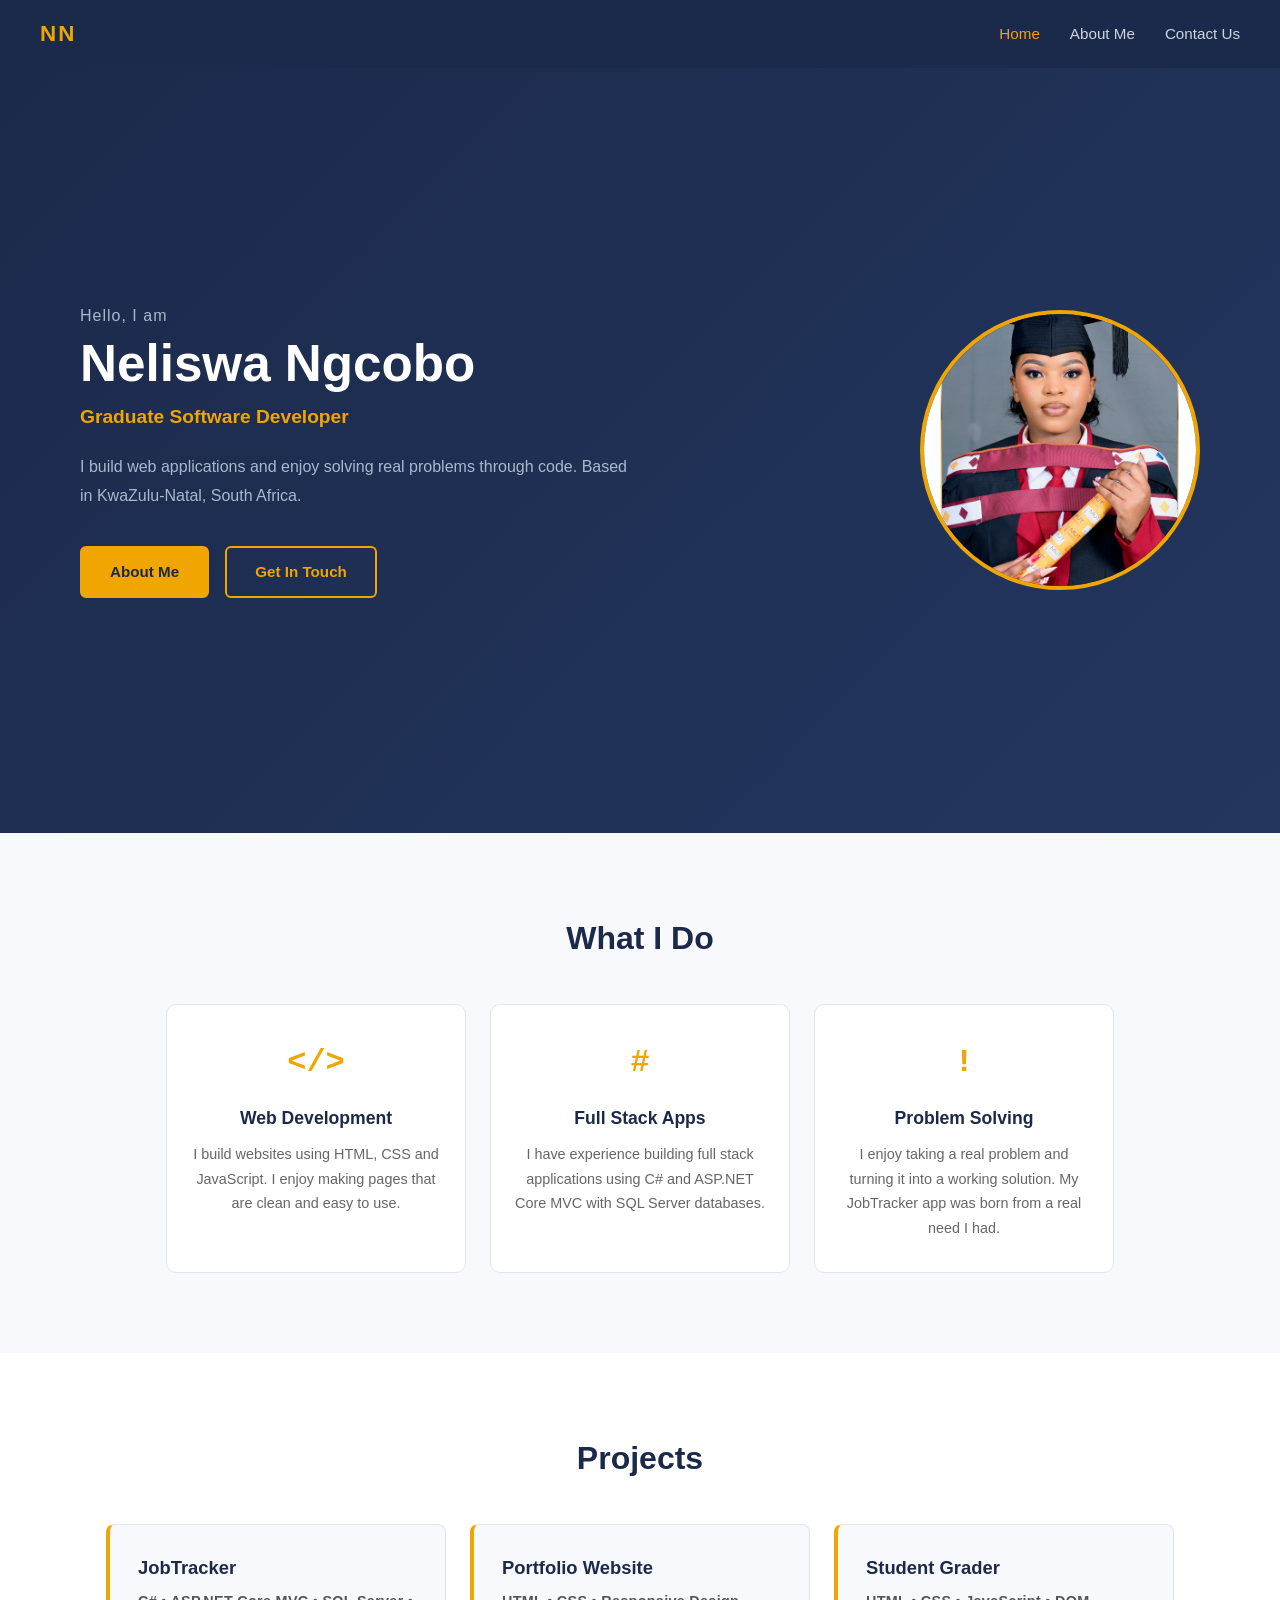
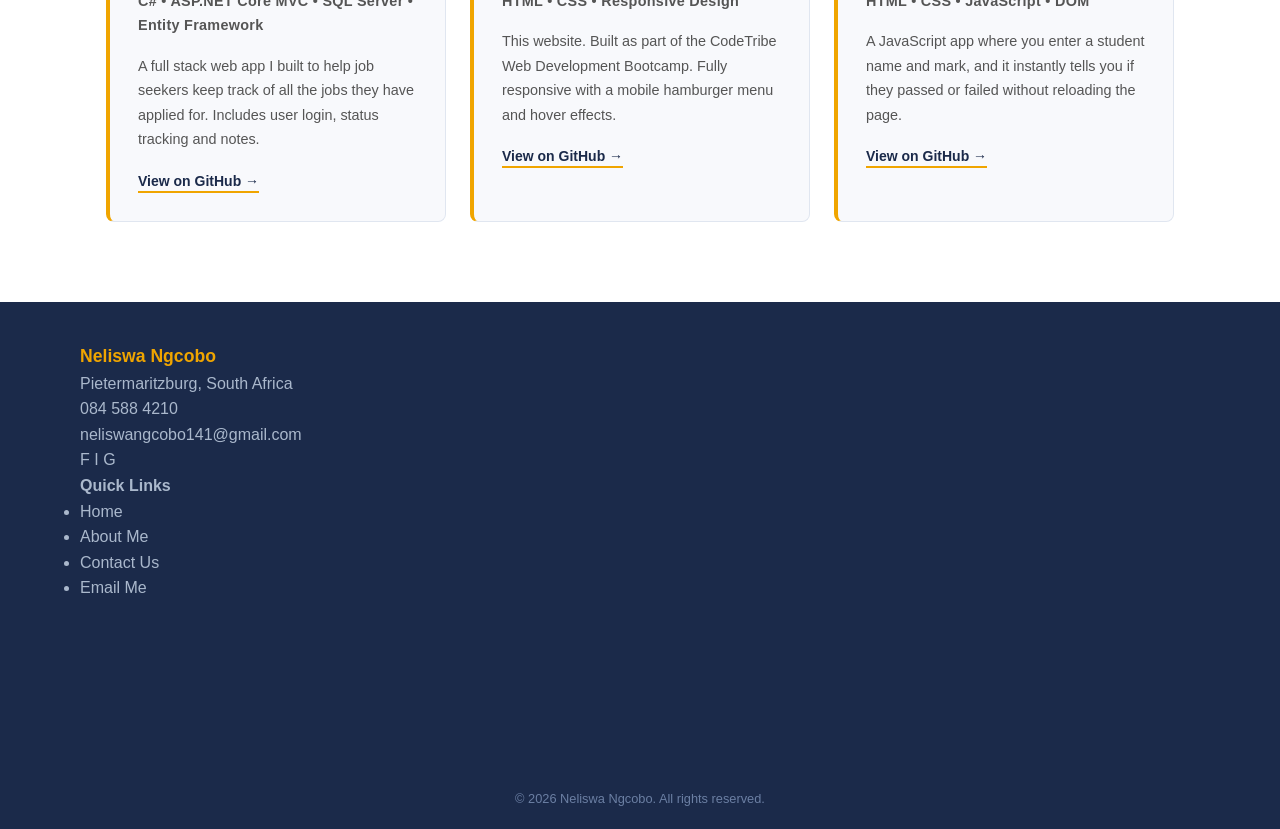
<file: index.html>
<!DOCTYPE html>
<html lang="en">
<head>
    <meta charset="UTF-8">
    <meta name="viewport" content="width=device-width, initial-scale=1.0">
    <title>Neliswa Ngcobo | Portfolio</title>
    <link rel="stylesheet" href="style.css">
</head>
<body>

    <!-- NAVIGATION -->
    <nav class="navbar">
        <div class="nav-logo">NN</div>
        <input type="checkbox" id="nav-toggle" class="nav-toggle">
        <label for="nav-toggle" class="hamburger">
            <span></span>
            <span></span>
            <span></span>
        </label>
        <ul class="nav-links">
            <li><a href="index.html" class="active">Home</a></li>
            <li><a href="about.html">About Me</a></li>
            <li><a href="contact.html">Contact Us</a></li>
        </ul>
    </nav>

    <!-- HERO -->
    <section class="hero">
        <div class="hero-content">
            <p class="greeting">Hello, I am</p>
            <h1 class="hero-name">Neliswa Ngcobo</h1>
            <p class="hero-role">Graduate Software Developer</p>
            <p class="hero-desc">
                I build web applications and enjoy solving real problems through code.
                Based in KwaZulu-Natal, South Africa.
            </p>
            <div class="hero-buttons">
                <a href="about.html" class="btn btn-primary">About Me</a>
                <a href="contact.html" class="btn btn-outline">Get In Touch</a>
            </div>
        </div>
        <div class="hero-image">
            <div class="image-circle">
    <img src="photo.jpeg" alt="Neliswa Ngcobo">
</div>
        </div>
    </section>

    <!-- WHAT I DO -->
    <section class="what-i-do">
        <h2 class="section-heading">What I Do</h2>
        <div class="cards">
            <div class="card">
                <div class="card-icon">&lt;/&gt;</div>
                <h3>Web Development</h3>
                <p>I build websites using HTML, CSS and JavaScript. I enjoy making pages that are clean and easy to use.</p>
            </div>
            <div class="card">
                <div class="card-icon">#</div>
                <h3>Full Stack Apps</h3>
                <p>I have experience building full stack applications using C# and ASP.NET Core MVC with SQL Server databases.</p>
            </div>
            <div class="card">
                <div class="card-icon">!</div>
                <h3>Problem Solving</h3>
                <p>I enjoy taking a real problem and turning it into a working solution. My JobTracker app was born from a real need I had.</p>
            </div>
        </div>
    </section>

    <!-- PROJECTS -->
    <section class="projects">
        <h2 class="section-heading">Projects</h2>
        <div class="project-cards">
            <div class="project-card">
                <h3>JobTracker</h3>
                <p class="project-tech">C# &bull; ASP.NET Core MVC &bull; SQL Server &bull; Entity Framework</p>
                <p>A full stack web app I built to help job seekers keep track of all the jobs they have applied for. Includes user login, status tracking and notes.</p>
                <a href="https://github.com/Neliswa084/JobTracker" target="_blank" class="project-link">View on GitHub &rarr;</a>
            </div>
            <div class="project-card">
                <h3>Portfolio Website</h3>
                <p class="project-tech">HTML &bull; CSS &bull; Responsive Design</p>
                <p>This website. Built as part of the CodeTribe Web Development Bootcamp. Fully responsive with a mobile hamburger menu and hover effects.</p>
                <a href="https://github.com/Neliswa084" target="_blank" class="project-link">View on GitHub &rarr;</a>
            </div>
            <div class="project-card">
                <h3>Student Grader</h3>
                <p class="project-tech">HTML &bull; CSS &bull; JavaScript &bull; DOM</p>
                <p>A JavaScript app where you enter a student name and mark, and it instantly tells you if they passed or failed without reloading the page.</p>
                <a href="https://github.com/Neliswa084" target="_blank" class="project-link">View on GitHub &rarr;</a>
            </div>
        </div>
    </section>

    <!-- FOOTER -->
    <footer class="footer">
        <div class="footer-grid">
            <div class="footer-col">
                <p class="footer-name">Neliswa Ngcobo</p>
                <p class="footer-address">Pietermaritzburg, South Africa</p>
                <p class="footer-phone">084 588 4210</p>
                <p class="footer-email">neliswangcobo141@gmail.com</p>
                <div class="social-icons">
                    <a href="https://www.facebook.com/neliswa.ngcobo" target="_blank" class="social-icon" title="Facebook">F</a>
                    <a href="https://www.instagram.com/neliswa_ngcobo_141" target="_blank" class="social-icon" title="Instagram">I</a>
                    <a href="https://github.com/Neliswa084" target="_blank" class="social-icon" title="GitHub">G</a>
                </div>
            </div>
            <div class="footer-col">
                <h4 class="footer-heading">Quick Links</h4>
                <ul class="footer-links">
                    <li><a href="index.html">Home</a></li>
                    <li><a href="about.html">About Me</a></li>
                    <li><a href="contact.html">Contact Us</a></li>
                    <li><a href="mailto:neliswangcobo141@gmail.com">Email Me</a></li>
                </ul>
            </div>
            <div class="footer-col">
                <iframe
                    src="https://www.google.com/maps?q=Pietermaritzburg,+KwaZulu-Natal,+South+Africa&output=embed"
                    width="100%"
                    height="180"
                    style="border:0; border-radius:6px;"
                    allowfullscreen=""
                    loading="lazy"
                    title="Pietermaritzburg Map">
                </iframe>
            </div>
        </div>
        <p class="footer-copy">&copy; 2026 Neliswa Ngcobo. All rights reserved.</p>
    </footer>

</body>
</html>
</file>
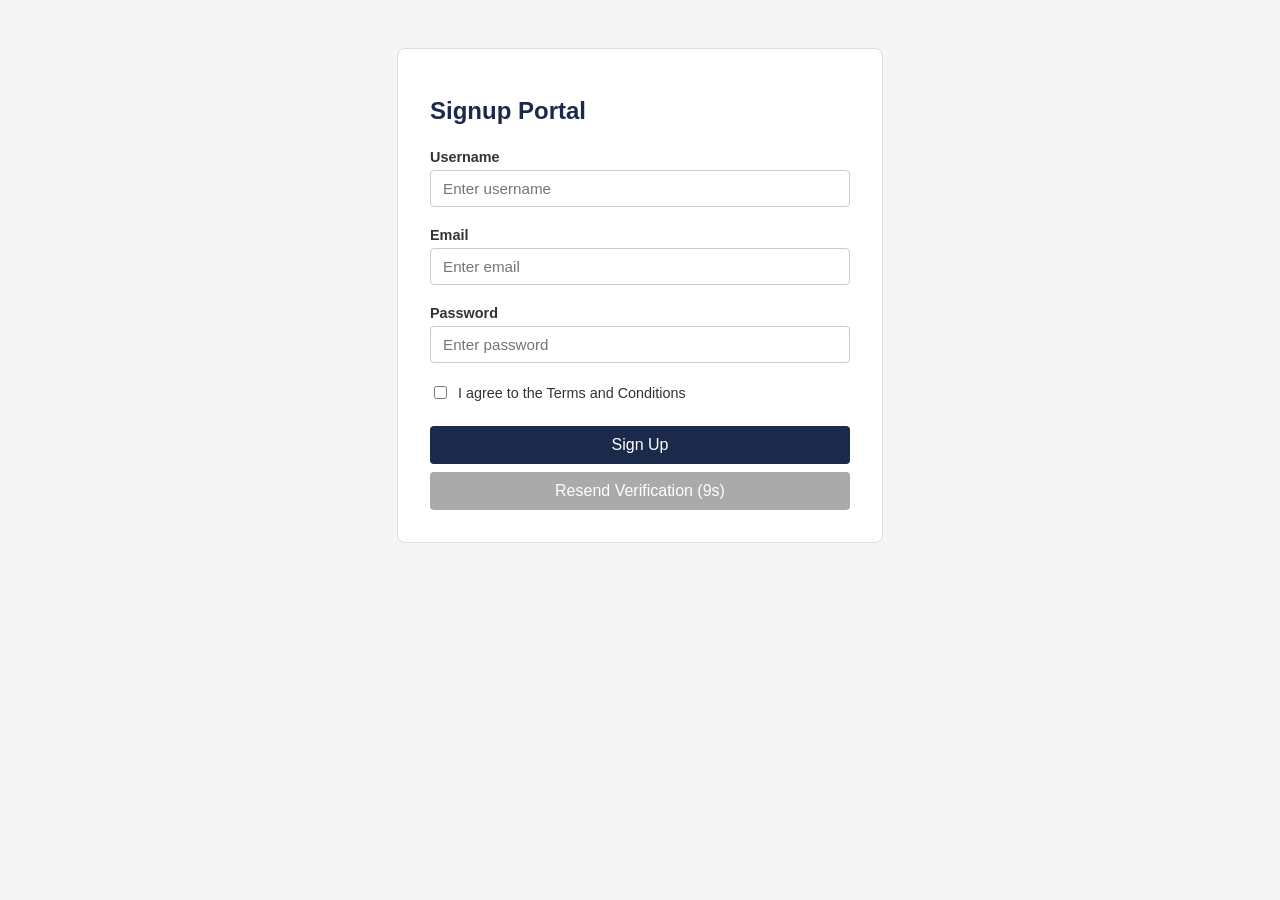
<file: SignupPortal/index.html>
<!DOCTYPE html>
<html lang="en">
<head>
    <meta charset="UTF-8" />
    <meta name="viewport" content="width=device-width, initial-scale=1.0" />
    <title>Signup Portal</title>
    <link rel="stylesheet" href="style.css" />
</head>
<body>

    <div class="container">
        <h1>Signup Portal</h1>

        <form id="signupForm">

            <div class="form-group">
                <label for="username">Username</label>
                <input type="text" id="username" placeholder="Enter username" />
                <span class="error" id="usernameError"></span>
            </div>

            <div class="form-group">
                <label for="email">Email</label>
                <input type="text" id="email" placeholder="Enter email" />
                <span class="error" id="emailError"></span>
            </div>

            <div class="form-group">
                <label for="password">Password</label>
                <input type="password" id="password" placeholder="Enter password" />
                <span class="error" id="passwordError"></span>
            </div>

            <div class="form-group checkbox-group">
                <input type="checkbox" id="terms" />
                <label for="terms">I agree to the Terms and Conditions</label>
                <span class="error" id="termsError"></span>
            </div>

            <button type="submit">Sign Up</button>

            <button type="button" id="resendBtn" disabled>
                Resend Verification (10s)
            </button>

        </form>
    </div>

    <script src="validation.js"></script>
    <script src="async.js"></script>
</body>
</html>
</file>
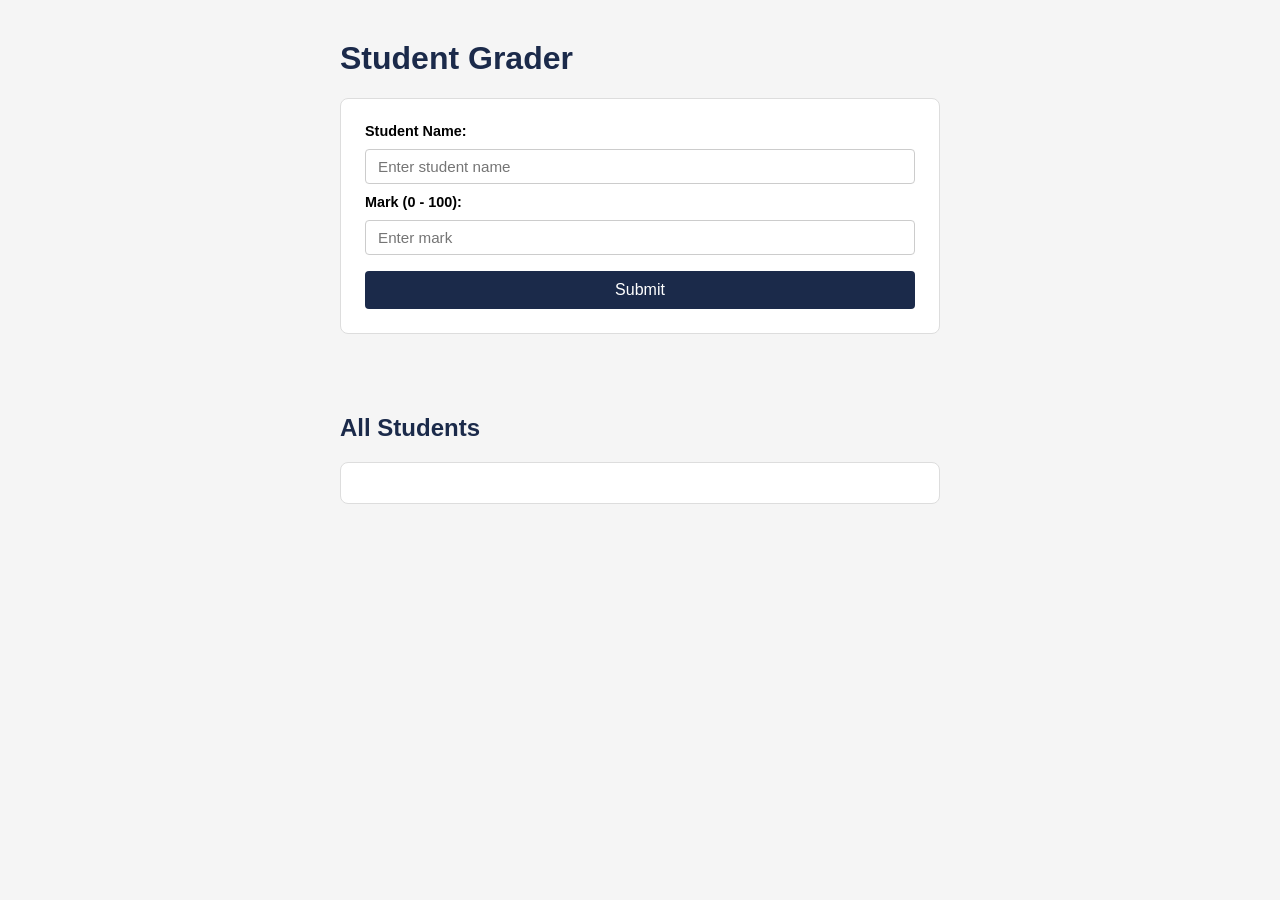
<file: StudentGrader/index.html>
<!DOCTYPE html>
<html lang="en">
<head>
    <meta charset="UTF-8" />
    <meta name="viewport" content="width=device-width, initial-scale=1.0" />
    <title>Student Grader</title>
    <link rel="stylesheet" href="style.css" />
</head>
<body>

    <h1>Student Grader</h1>

    <div class="form-section">
        <label for="studentName">Student Name:</label>
        <input type="text" id="studentName" placeholder="Enter student name" />

        <label for="studentMark">Mark (0 - 100):</label>
        <input type="number" id="studentMark" placeholder="Enter mark" min="0" max="100" />

        <button onclick="gradeStudent()">Submit</button>
    </div>

    <div id="resultArea" class="result-area"></div>

    <h2>All Students</h2>
    <ul id="studentList"></ul>

    <script src="script.js"></script>
</body>
</html>
</file>
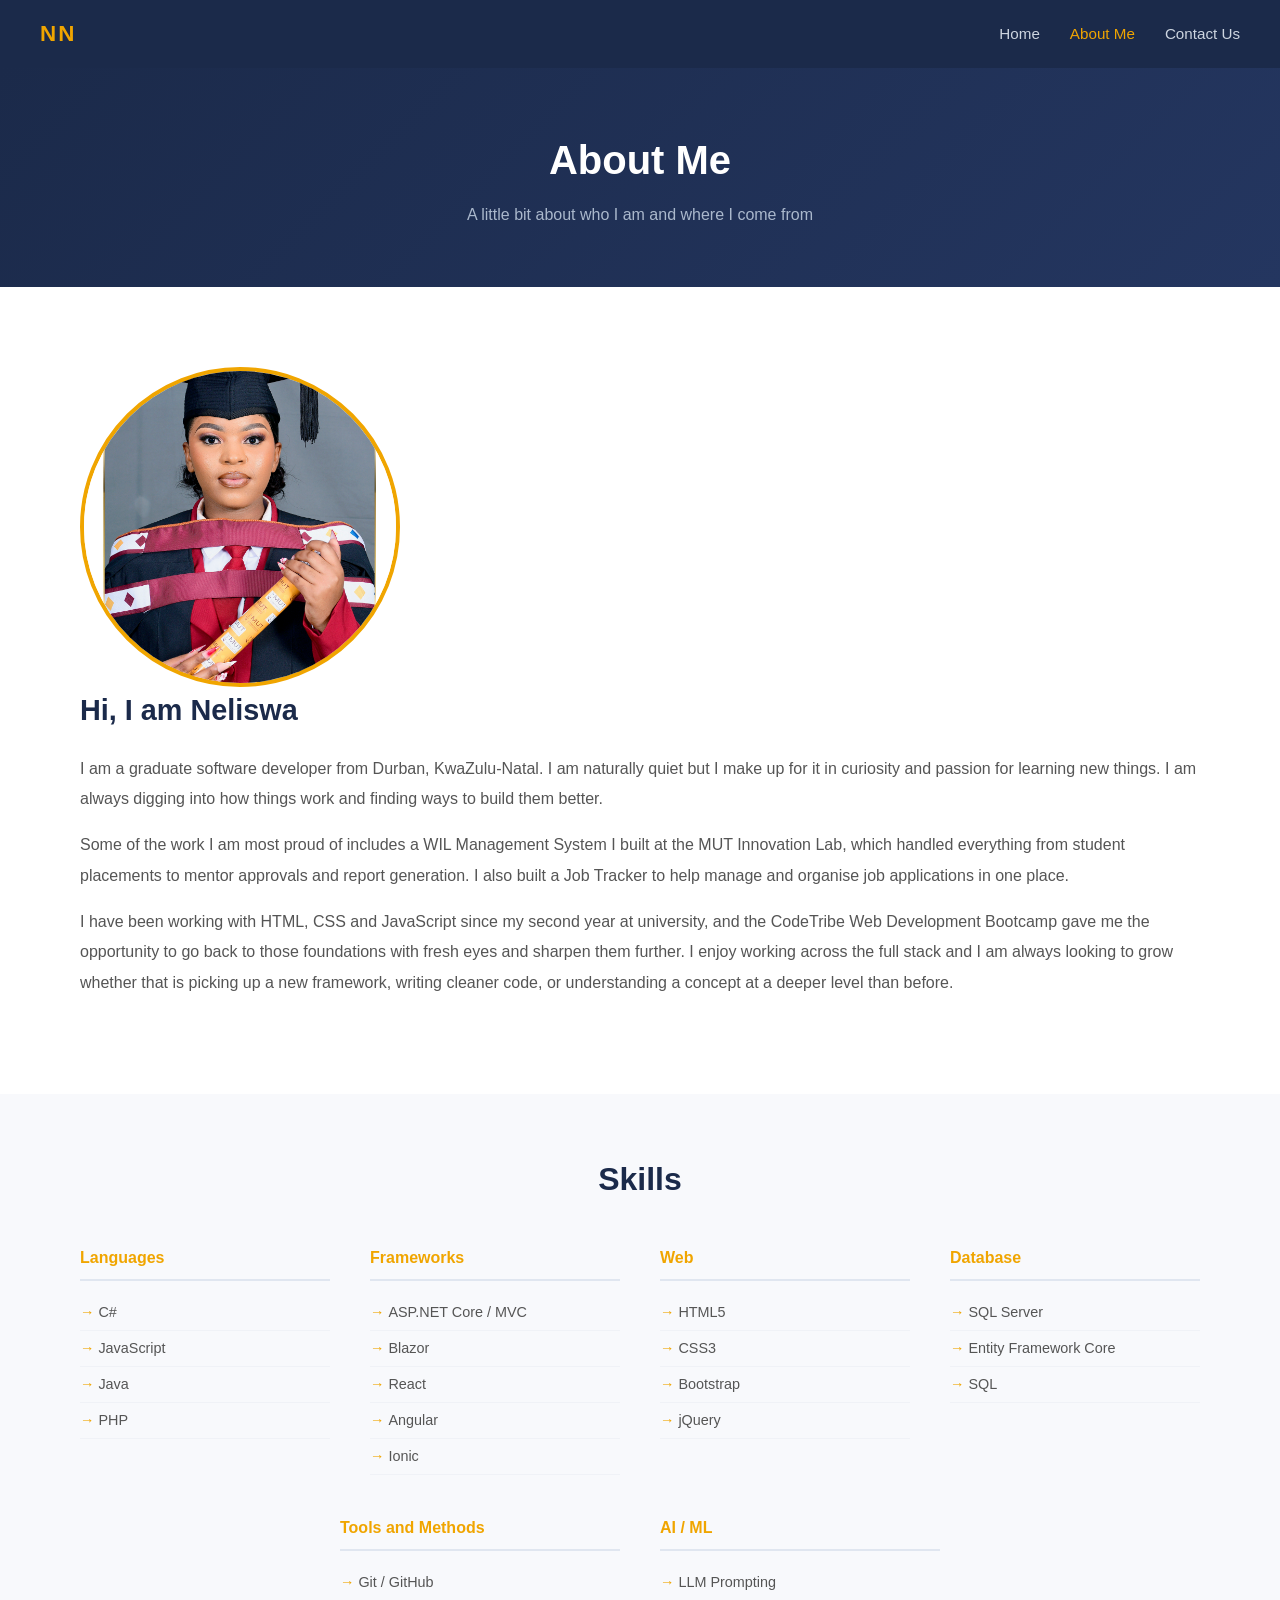
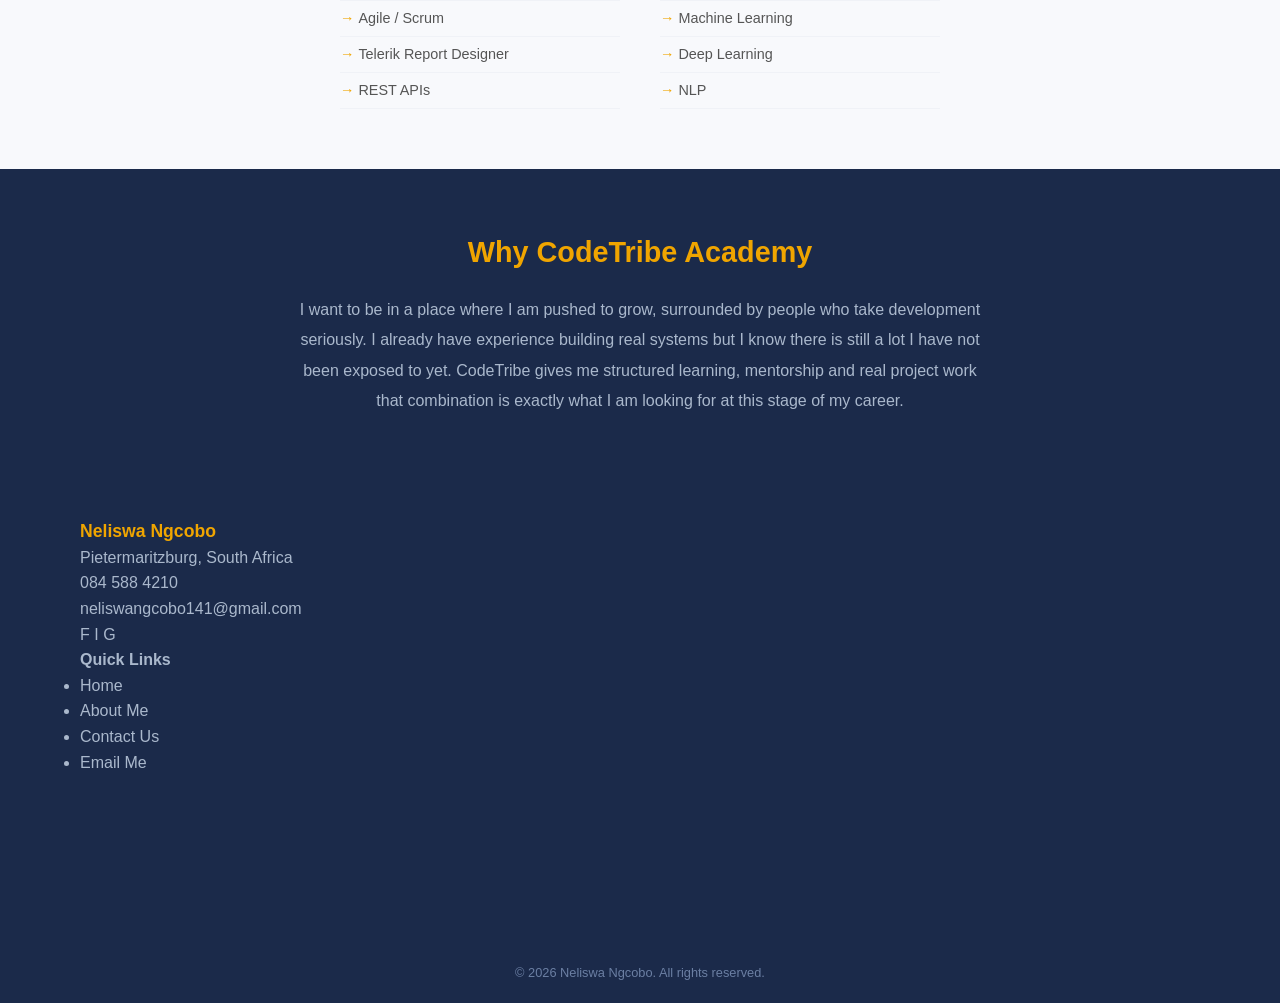
<file: about.html>
<!DOCTYPE html>
<html lang="en">
<head>
    <meta charset="UTF-8">
    <meta name="viewport" content="width=device-width, initial-scale=1.0">
    <title>About Me | Neliswa Ngcobo</title>
    <link rel="stylesheet" href="style.css">
</head>
<body>

    <!-- NAVIGATION -->
    <nav class="navbar">
        <div class="nav-logo">NN</div>
        <input type="checkbox" id="nav-toggle" class="nav-toggle">
        <label for="nav-toggle" class="hamburger">
            <span></span>
            <span></span>
            <span></span>
        </label>
        <ul class="nav-links">
            <li><a href="index.html">Home</a></li>
            <li><a href="about.html" class="active">About Me</a></li>
            <li><a href="contact.html">Contact Us</a></li>
        </ul>
    </nav>

    <!-- PAGE HEADER -->
    <section class="page-header">
        <h1>About Me</h1>
        <p>A little bit about who I am and where I come from</p>
    </section>

    <!-- ABOUT CONTENT -->
    <section class="about-section">
        <div class="about-grid">
           <div class="about-image">
    <div class="image-circle large">
         <img src="photo.jpeg" alt="Neliswa Ngcobo">
    </div>
</div>
            </div>
   <div class="about-text">
    <h2>Hi, I am Neliswa</h2>
    <p>
        I am a graduate software developer from Durban, KwaZulu-Natal. 
        I am naturally quiet but I make up for it in curiosity and passion for learning new things. 
        I am always digging into how things work and finding ways to 
        build them better.
    </p>
    <p>
        Some of the work I am most proud of includes a WIL Management 
        System I built at the MUT Innovation Lab, which handled everything 
        from student placements to mentor approvals and report generation. 
        I also built a Job Tracker to help manage and organise job 
        applications in one place.
    </p>
    <p>
        I have been working with HTML, CSS and JavaScript since my second 
        year at university, and the CodeTribe Web Development Bootcamp gave 
        me the opportunity to go back to those foundations with fresh eyes 
        and sharpen them further. I enjoy working across the full stack and 
        I am always looking to grow  whether that is picking up a new 
        framework, writing cleaner code, or understanding a concept at a 
        deeper level than before.
    </p>
</div>
        </div>
    </section>

    <!-- SKILLS -->
    <section class="skills-section">
        <h2 class="section-heading">Skills</h2>
        <div class="skills-grid">
            <div class="skill-group">
                <h4>Languages</h4>
                <ul class="skill-list">
                    <li>C#</li>
                    <li>JavaScript</li>
                    <li>Java</li>
                    <li>PHP</li>
                </ul>
            </div>
            <div class="skill-group">
                <h4>Frameworks</h4>
                <ul class="skill-list">
                    <li>ASP.NET Core / MVC</li>
                    <li>Blazor</li>
                    <li>React</li>
                    <li>Angular</li>
                    <li>Ionic</li>
                </ul>
            </div>
            <div class="skill-group">
                <h4>Web</h4>
                <ul class="skill-list">
                    <li>HTML5</li>
                    <li>CSS3</li>
                    <li>Bootstrap</li>
                    <li>jQuery</li>
                </ul>
            </div>
            <div class="skill-group">
                <h4>Database</h4>
                <ul class="skill-list">
                    <li>SQL Server</li>
                    <li>Entity Framework Core</li>
                    <li>SQL</li>
                </ul>
            </div>
            <div class="skill-group">
                <h4>Tools and Methods</h4>
                <ul class="skill-list">
                    <li>Git / GitHub</li>
                    <li>Agile / Scrum</li>
                    <li>Telerik Report Designer</li>
                    <li>REST APIs</li>
                </ul>
            </div>
            <div class="skill-group">
                <h4>AI / ML</h4>
                <ul class="skill-list">
                    <li>LLM Prompting</li>
                    <li>Machine Learning</li>
                    <li>Deep Learning</li>
                    <li>NLP</li>
                </ul>
            </div>
        </div>
    </section>

    <!-- WHAT I AM LOOKING FOR -->
    <section class="looking-for">
        <div class="looking-content">
            <h2>Why CodeTribe Academy</h2>
            <p>
             I want to be in a place where I am pushed to grow, surrounded   by people who take development seriously. I already have 
              experience building real systems but I know there is still a lot I have not been exposed to yet. CodeTribe gives me 
            structured learning, mentorship and real project work  
            that combination is exactly what I am looking for at this 
            stage of my career.
            </p>
        </div>
    </section>

    <!-- FOOTER -->
    <footer class="footer">
        <div class="footer-grid">
            <div class="footer-col">
                <p class="footer-name">Neliswa Ngcobo</p>
                <p class="footer-address">Pietermaritzburg, South Africa</p>
                <p class="footer-phone">084 588 4210</p>
                <p class="footer-email">neliswangcobo141@gmail.com</p>
                <div class="social-icons">
                    <a href="https://www.facebook.com/neliswa.ngcobo" target="_blank" class="social-icon" title="Facebook">F</a>
                    <a href="https://www.instagram.com/neliswa_ngcobo_141" target="_blank" class="social-icon" title="Instagram">I</a>
                    <a href="https://github.com/Neliswa084" target="_blank" class="social-icon" title="GitHub">G</a>
                </div>
            </div>
            <div class="footer-col">
                <h4 class="footer-heading">Quick Links</h4>
                <ul class="footer-links">
                    <li><a href="index.html">Home</a></li>
                    <li><a href="about.html">About Me</a></li>
                    <li><a href="contact.html">Contact Us</a></li>
                    <li><a href="mailto:neliswangcobo141@gmail.com">Email Me</a></li>
                </ul>
            </div>
            <div class="footer-col">
                <iframe
                    src="https://www.google.com/maps?q=Pietermaritzburg,+KwaZulu-Natal,+South+Africa&output=embed"
                    width="100%"
                    height="180"
                    style="border:0; border-radius:6px;"
                    allowfullscreen=""
                    loading="lazy"
                    title="Pietermaritzburg Map">
                </iframe>
            </div>
        </div>
        <p class="footer-copy">&copy; 2026 Neliswa Ngcobo. All rights reserved.</p>
    </footer>

</body>
</html>
</file>
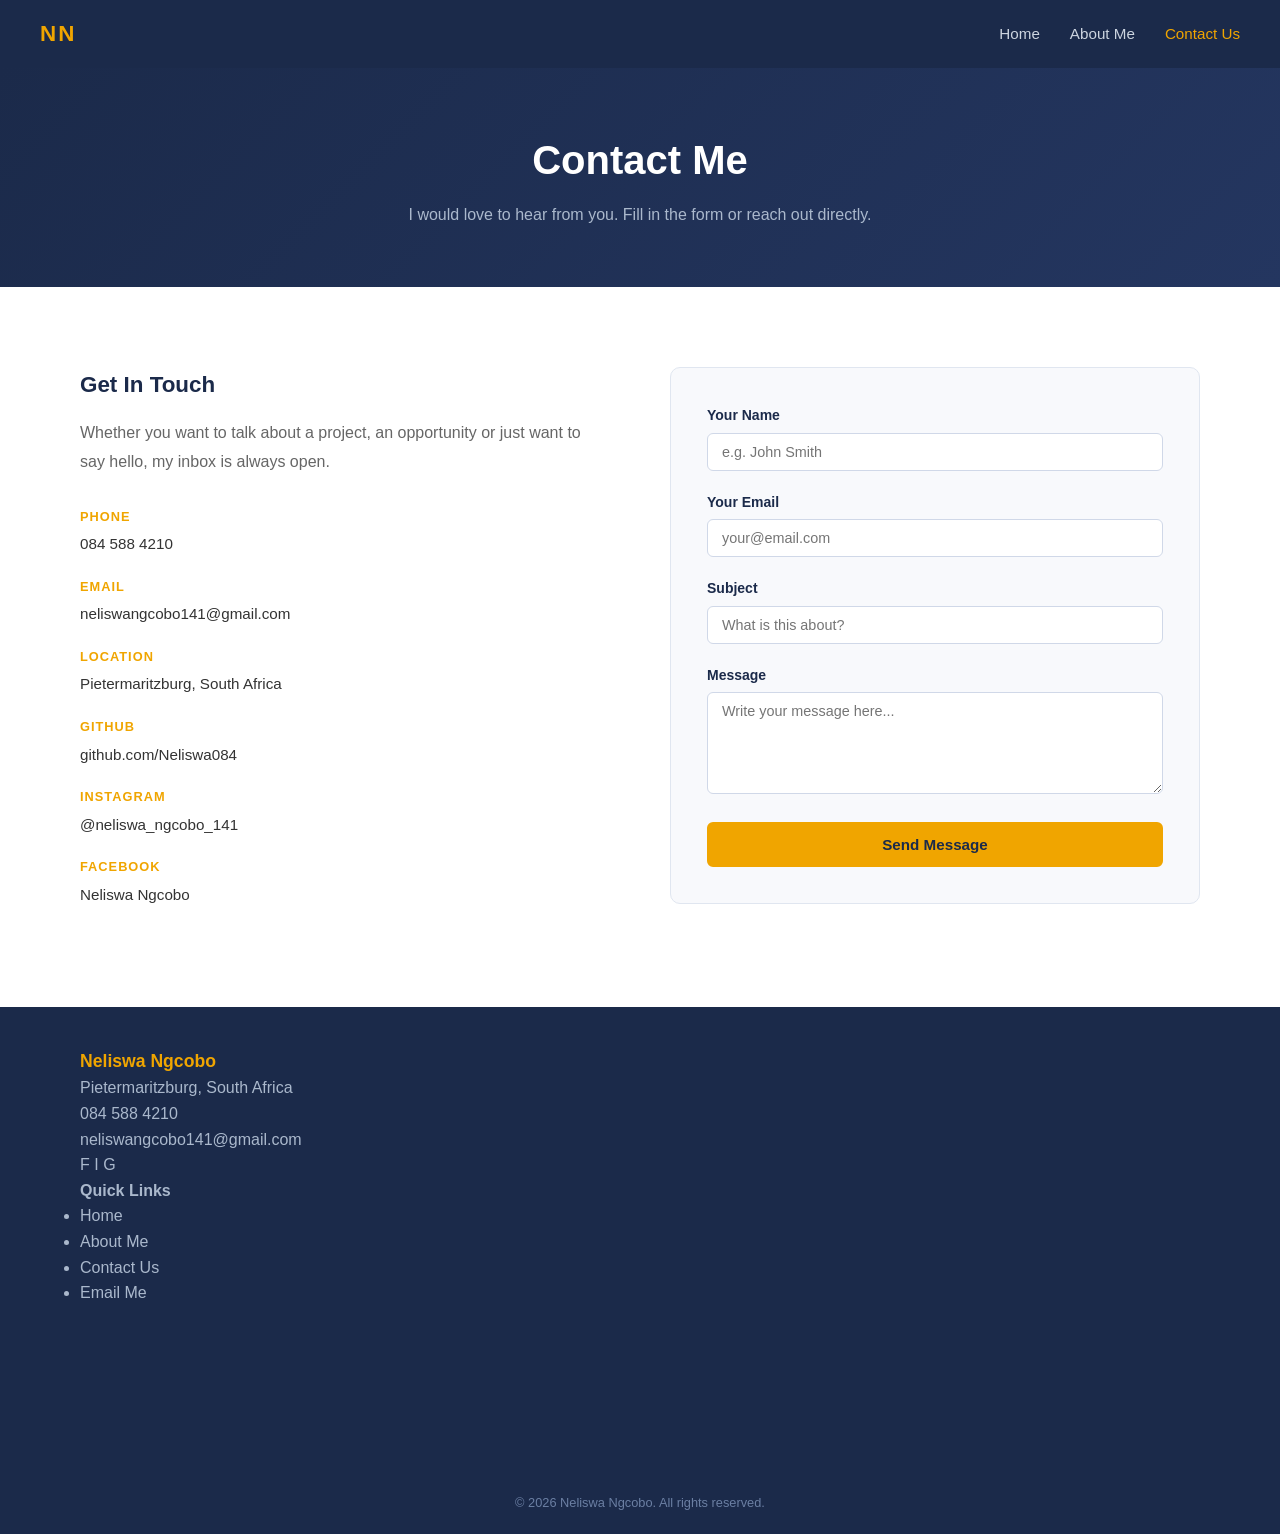
<file: contact.html>
<!DOCTYPE html>
<html lang="en">
<head>
    <meta charset="UTF-8">
    <meta name="viewport" content="width=device-width, initial-scale=1.0">
    <title>Contact | Neliswa Ngcobo</title>
    <link rel="stylesheet" href="style.css">
</head>
<body>

    <!-- NAVIGATION -->
    <nav class="navbar">
        <div class="nav-logo">NN</div>
        <input type="checkbox" id="nav-toggle" class="nav-toggle">
        <label for="nav-toggle" class="hamburger">
            <span></span>
            <span></span>
            <span></span>
        </label>
        <ul class="nav-links">
            <li><a href="index.html">Home</a></li>
            <li><a href="about.html">About Me</a></li>
            <li><a href="contact.html" class="active">Contact Us</a></li>
        </ul>
    </nav>

    <!-- PAGE HEADER -->
    <section class="page-header">
        <h1>Contact Me</h1>
        <p>I would love to hear from you. Fill in the form or reach out directly.</p>
    </section>

    <!-- CONTACT CONTENT -->
    <section class="contact-section">
        <div class="contact-grid">

            <!-- CONTACT DETAILS -->
            <div class="contact-info">
                <h3>Get In Touch</h3>
                <p>Whether you want to talk about a project, an opportunity or just want to say hello, my inbox is always open.</p>

                <div class="contact-item">
                    <strong>Phone</strong>
                    <span>084 588 4210</span>
                </div>
                <div class="contact-item">
                    <strong>Email</strong>
                    <a href="mailto:neliswangcobo141@gmail.com">neliswangcobo141@gmail.com</a>
                </div>
                <div class="contact-item">
                    <strong>Location</strong>
                    <span>Pietermaritzburg, South Africa</span>
                </div>
                <div class="contact-item">
                    <strong>GitHub</strong>
                    <a href="https://github.com/Neliswa084" target="_blank">github.com/Neliswa084</a>
                </div>
                <div class="contact-item">
                    <strong>Instagram</strong>
                    <a href="https://www.instagram.com/neliswa_ngcobo_141" target="_blank">@neliswa_ngcobo_141</a>
                </div>
                <div class="contact-item">
                    <strong>Facebook</strong>
                    <a href="https://www.facebook.com/neliswa.ngcobo" target="_blank">Neliswa Ngcobo</a>
                </div>
            </div>

            <!-- CONTACT FORM -->
            <div class="contact-form-wrapper">
                <form class="contact-form" onsubmit="handleSubmit(event)">
                    <div class="form-group">
                        <label for="name">Your Name</label>
                        <input type="text" id="name" placeholder="e.g. John Smith" required>
                    </div>
                    <div class="form-group">
                        <label for="email">Your Email</label>
                        <input type="email" id="email" placeholder="your@email.com" required>
                    </div>
                    <div class="form-group">
                        <label for="subject">Subject</label>
                        <input type="text" id="subject" placeholder="What is this about?">
                    </div>
                    <div class="form-group">
                        <label for="message">Message</label>
                        <textarea id="message" rows="5" placeholder="Write your message here..." required></textarea>
                    </div>
                    <button type="submit" class="btn btn-primary full-width">Send Message</button>
                    <p id="form-message" class="form-success" style="display:none;">Thank you! I will get back to you soon.</p>
                </form>
            </div>

        </div>
    </section>

    <!-- FOOTER -->
    <footer class="footer">
        <div class="footer-grid">
            <div class="footer-col">
                <p class="footer-name">Neliswa Ngcobo</p>
                <p class="footer-address">Pietermaritzburg, South Africa</p>
                <p class="footer-phone">084 588 4210</p>
                <p class="footer-email">neliswangcobo141@gmail.com</p>
                <div class="social-icons">
                    <a href="https://www.facebook.com/neliswa.ngcobo" target="_blank" class="social-icon" title="Facebook">F</a>
                    <a href="https://www.instagram.com/neliswa_ngcobo_141" target="_blank" class="social-icon" title="Instagram">I</a>
                    <a href="https://github.com/Neliswa084" target="_blank" class="social-icon" title="GitHub">G</a>
                </div>
            </div>
            <div class="footer-col">
                <h4 class="footer-heading">Quick Links</h4>
                <ul class="footer-links">
                    <li><a href="index.html">Home</a></li>
                    <li><a href="about.html">About Me</a></li>
                    <li><a href="contact.html">Contact Us</a></li>
                    <li><a href="mailto:neliswangcobo141@gmail.com">Email Me</a></li>
                </ul>
            </div>
            <div class="footer-col">
                <iframe
                    src="https://www.google.com/maps?q=Pietermaritzburg,+KwaZulu-Natal,+South+Africa&output=embed"
                    width="100%"
                    height="180"
                    style="border:0; border-radius:6px;"
                    allowfullscreen=""
                    loading="lazy"
                    title="Pietermaritzburg Map">
                </iframe>
            </div>
        </div>
        <p class="footer-copy">&copy; 2026 Neliswa Ngcobo. All rights reserved.</p>
    </footer>

    <script>
        function handleSubmit(event) {
            event.preventDefault();
            document.getElementById("form-message").style.display = "block";
            event.target.reset();
        }
    </script>

</body>
</html>
</file>
<file: style.css>
/* =========================================
   NELISWA NGCOBO - PORTFOLIO STYLESHEET
   ========================================= */

/* --- Reset and base --- */
* {
    margin: 0;
    padding: 0;
    box-sizing: border-box;
}

html {
    scroll-behavior: smooth;
}

body {
    font-family: 'Segoe UI', Tahoma, Geneva, Verdana, sans-serif;
    color: #333;
    background-color: #ffffff;
    line-height: 1.6;
}

a {
    text-decoration: none;
    color: inherit;
}

/* =========================================
   NAVIGATION
   ========================================= */

.navbar {
    display: flex;
    align-items: center;
    justify-content: space-between;
    padding: 16px 40px;
    background-color: #1b2a4a;
    position: sticky;
    top: 0;
    z-index: 100;
}

.nav-logo {
    font-size: 1.4rem;
    font-weight: 700;
    color: #f0a500;
    letter-spacing: 2px;
}

.nav-links {
    list-style: none;
    display: flex;
    gap: 30px;
}

.nav-links a {
    color: #cdd5e0;
    font-size: 0.95rem;
    transition: color 0.2s;
}

.nav-links a:hover,
.nav-links a.active {
    color: #f0a500;
}

/* --- Hamburger menu (mobile) --- */
.nav-toggle {
    display: none;
}

.hamburger {
    display: none;
    flex-direction: column;
    cursor: pointer;
    gap: 5px;
}

.hamburger span {
    display: block;
    width: 25px;
    height: 2px;
    background-color: #cdd5e0;
    transition: all 0.3s;
}

/* =========================================
   BUTTONS
   ========================================= */

.btn {
    display: inline-block;
    padding: 12px 28px;
    border-radius: 6px;
    font-size: 0.95rem;
    font-weight: 600;
    cursor: pointer;
    transition: all 0.2s ease;
}

.btn-primary {
    background-color: #f0a500;
    color: #1b2a4a;
    border: 2px solid #f0a500;
}

.btn-primary:hover {
    background-color: #d4920a;
    border-color: #d4920a;
}

.btn-outline {
    background-color: transparent;
    color: #f0a500;
    border: 2px solid #f0a500;
}

.btn-outline:hover {
    background-color: #f0a500;
    color: #1b2a4a;
}

.full-width {
    width: 100%;
    text-align: center;
}

/* =========================================
   HERO SECTION
   ========================================= */

.hero {
    display: flex;
    align-items: center;
    justify-content: space-between;
    padding: 80px 80px;
    background: linear-gradient(135deg, #1b2a4a 0%, #243660 100%);
    color: white;
    min-height: 85vh;
    gap: 40px;
}

.hero-content {
    flex: 1;
    max-width: 560px;
}

.greeting {
    font-size: 1rem;
    color: #aab8cc;
    letter-spacing: 1px;
    margin-bottom: 8px;
}

.hero-name {
    font-size: 3.2rem;
    font-weight: 700;
    color: #ffffff;
    line-height: 1.1;
    margin-bottom: 10px;
}

.hero-role {
    font-size: 1.2rem;
    color: #f0a500;
    font-weight: 600;
    margin-bottom: 20px;
}

.hero-desc {
    font-size: 1rem;
    color: #aab8cc;
    margin-bottom: 35px;
    line-height: 1.8;
}

.hero-buttons {
    display: flex;
    gap: 16px;
    flex-wrap: wrap;
}

/* Hero image circle */
.hero-image {
    flex-shrink: 0;
}

.image-circle {
    width: 280px;
    height: 280px;
    border-radius: 50%;
    border: 4px solid #f0a500;
    overflow: hidden;
    display: flex;
    align-items: center;
    justify-content: center;
    background-color: #243660;
    position: relative;
}

.image-circle img {
    width: 100%;
    height: 100%;
    object-fit: cover;
    display: block;
}

.photo-placeholder {
    font-size: 4rem;
    font-weight: 700;
    color: #f0a500;
    display: flex;
    align-items: center;
    justify-content: center;
    width: 100%;
    height: 100%;
}

.image-circle.large {
    width: 320px;
    height: 320px;
}

/* =========================================
   WHAT I DO SECTION
   ========================================= */

.what-i-do {
    padding: 80px 80px;
    background-color: #f8f9fc;
}

.section-heading {
    font-size: 2rem;
    font-weight: 700;
    color: #1b2a4a;
    margin-bottom: 40px;
    text-align: center;
}

.cards {
    display: flex;
    gap: 24px;
    flex-wrap: wrap;
    justify-content: center;
}

.card {
    background-color: #ffffff;
    border: 1px solid #e0e6f0;
    border-radius: 10px;
    padding: 32px 24px;
    flex: 1;
    min-width: 220px;
    max-width: 300px;
    text-align: center;
    transition: transform 0.2s, box-shadow 0.2s;
}

.card:hover {
    transform: translateY(-5px);
    box-shadow: 0 10px 30px rgba(27, 42, 74, 0.1);
}

.card-icon {
    font-size: 2rem;
    font-weight: 900;
    color: #f0a500;
    margin-bottom: 16px;
    font-family: monospace;
}

.card h3 {
    font-size: 1.1rem;
    color: #1b2a4a;
    margin-bottom: 10px;
}

.card p {
    font-size: 0.9rem;
    color: #666;
    line-height: 1.7;
}

/* =========================================
   PROJECTS SECTION
   ========================================= */

.projects {
    padding: 80px 80px;
    background-color: #ffffff;
}

.project-cards {
    display: flex;
    gap: 24px;
    flex-wrap: wrap;
    justify-content: center;
}

.project-card {
    background-color: #f8f9fc;
    border: 1px solid #e0e6f0;
    border-left: 4px solid #f0a500;
    border-radius: 8px;
    padding: 28px;
    flex: 1;
    min-width: 260px;
    max-width: 340px;
    transition: box-shadow 0.2s;
}

.project-card:hover {
    box-shadow: 0 6px 20px rgba(27, 42, 74, 0.1);
}

.project-card h3 {
    font-size: 1.15rem;
    color: #1b2a4a;
    margin-bottom: 6px;
}

.project-tech {
    font-size: 0.78rem;
    color: #f0a500;
    font-weight: 600;
    margin-bottom: 12px;
    letter-spacing: 0.3px;
}

.project-card p {
    font-size: 0.9rem;
    color: #555;
    line-height: 1.7;
    margin-bottom: 16px;
}

.project-link {
    color: #1b2a4a;
    font-size: 0.875rem;
    font-weight: 600;
    border-bottom: 2px solid #f0a500;
    padding-bottom: 2px;
    transition: color 0.2s;
}

.project-link:hover {
    color: #f0a500;
}

/* =========================================
   PAGE HEADER (About + Contact pages)
   ========================================= */

.page-header {
    background: linear-gradient(135deg, #1b2a4a 0%, #243660 100%);
    color: white;
    text-align: center;
    padding: 60px 40px;
}

.page-header h1 {
    font-size: 2.5rem;
    font-weight: 700;
    margin-bottom: 10px;
}

.page-header p {
    color: #aab8cc;
    font-size: 1rem;
}

/* =========================================
   ABOUT PAGE
   ========================================= */

.about-section {
    padding: 80px 80px;
}

.about-grid {
    display: flex;
    gap: 60px;
    align-items: flex-start;
    flex-wrap: wrap;
}

.about-text h2 {
    font-size: 1.8rem;
    color: #1b2a4a;
    margin-bottom: 20px;
}

.about-text p {
    color: #555;
    line-height: 1.9;
    margin-bottom: 16px;
}

/* Skills Section */
.skills-section {
    padding: 60px 80px;
    background-color: #f8f9fc;
}

.skills-grid {
    display: flex;
    gap: 40px;
    flex-wrap: wrap;
    justify-content: center;
}

.skill-group {
    flex: 1;
    min-width: 200px;
    max-width: 280px;
}

.skill-group h4 {
    font-size: 1rem;
    color: #f0a500;
    font-weight: 700;
    margin-bottom: 14px;
    border-bottom: 2px solid #e0e6f0;
    padding-bottom: 8px;
}

.skill-list {
    list-style: none;
    padding: 0;
}

.skill-list li {
    font-size: 0.9rem;
    color: #555;
    padding: 6px 0;
    border-bottom: 1px solid #f0f2f7;
}

.skill-list li::before {
    content: "→ ";
    color: #f0a500;
    font-weight: 700;
}

/* Looking for section */
.looking-for {
    padding: 60px 80px;
    background-color: #1b2a4a;
}

.looking-content {
    max-width: 700px;
    margin: 0 auto;
    text-align: center;
}

.looking-content h2 {
    font-size: 1.8rem;
    color: #f0a500;
    margin-bottom: 20px;
}

.looking-content p {
    color: #aab8cc;
    line-height: 1.9;
    font-size: 1rem;
}

/* =========================================
   CONTACT PAGE
   ========================================= */

.contact-section {
    padding: 80px 80px;
}

.contact-grid {
    display: flex;
    gap: 60px;
    flex-wrap: wrap;
}

.contact-info {
    flex: 1;
    min-width: 250px;
}

.contact-info h3 {
    font-size: 1.4rem;
    color: #1b2a4a;
    margin-bottom: 16px;
}

.contact-info > p {
    color: #666;
    line-height: 1.8;
    margin-bottom: 30px;
}

.contact-item {
    margin-bottom: 20px;
}

.contact-item strong {
    display: block;
    font-size: 0.8rem;
    color: #f0a500;
    text-transform: uppercase;
    letter-spacing: 1px;
    margin-bottom: 4px;
}

.contact-item a,
.contact-item span {
    color: #333;
    font-size: 0.95rem;
}

.contact-item a:hover {
    color: #f0a500;
}

/* Contact form */
.contact-form-wrapper {
    flex: 1;
    min-width: 280px;
}

.contact-form {
    background-color: #f8f9fc;
    padding: 36px;
    border-radius: 10px;
    border: 1px solid #e0e6f0;
}

.form-group {
    margin-bottom: 20px;
}

.form-group label {
    display: block;
    font-size: 0.875rem;
    font-weight: 600;
    color: #1b2a4a;
    margin-bottom: 6px;
}

.form-group input,
.form-group textarea {
    width: 100%;
    padding: 10px 14px;
    border: 1px solid #d0d8e8;
    border-radius: 6px;
    font-size: 0.9rem;
    font-family: inherit;
    color: #333;
    transition: border-color 0.2s;
}

.form-group input:focus,
.form-group textarea:focus {
    outline: none;
    border-color: #f0a500;
}

.form-success {
    text-align: center;
    color: #2e7d32;
    font-weight: 600;
    margin-top: 14px;
    padding: 10px;
    background-color: #e8f5e9;
    border-radius: 6px;
}

/* =========================================
   FOOTER
   ========================================= */

.footer {
    background-color: #1b2a4a;
    color: #aab8cc;
    padding: 40px 80px 20px;
}

.footer-top {
    display: flex;
    justify-content: space-between;
    align-items: center;
    flex-wrap: wrap;
    gap: 20px;
    margin-bottom: 24px;
    padding-bottom: 24px;
    border-bottom: 1px solid #2d4170;
}

.footer-name {
    font-size: 1.1rem;
    font-weight: 700;
    color: #f0a500;
}

.social-links {
    display: flex;
    gap: 20px;
}

.social-links a {
    color: #aab8cc;
    font-size: 0.9rem;
    transition: color 0.2s;
}

.social-links a:hover {
    color: #f0a500;
}

.footer-copy {
    text-align: center;
    font-size: 0.8rem;
    color: #6b7fa3;
}

/* =========================================
   RESPONSIVE - MEDIA QUERIES
   ========================================= */

@media (max-width: 900px) {

    .hero {
        flex-direction: column;
        padding: 60px 40px;
        text-align: center;
        min-height: auto;
    }

    .hero-name {
        font-size: 2.4rem;
    }

    .hero-buttons {
        justify-content: center;
    }

    .image-circle {
        width: 220px;
        height: 220px;
    }

    .what-i-do,
    .projects,
    .about-section,
    .skills-section,
    .looking-for,
    .contact-section {
        padding: 60px 40px;
    }

    .about-grid {
        flex-direction: column;
        align-items: center;
        text-align: center;
    }

    .footer {
        padding: 40px 40px 20px;
    }

    .footer-top {
        flex-direction: column;
        text-align: center;
    }
}

@media (max-width: 600px) {

    /* Show hamburger on mobile */
    .hamburger {
        display: flex;
    }

    .nav-links {
        display: none;
        flex-direction: column;
        position: absolute;
        top: 60px;
        left: 0;
        right: 0;
        background-color: #1b2a4a;
        padding: 20px 40px;
        gap: 16px;
        border-top: 1px solid #2d4170;
    }

    .nav-toggle:checked ~ .nav-links {
        display: flex;
    }

    .navbar {
        padding: 16px 24px;
        flex-wrap: wrap;
        position: relative;
    }

    .hero {
        padding: 50px 24px;
    }

    .hero-name {
        font-size: 2rem;
    }

    .what-i-do,
    .projects,
    .about-section,
    .skills-section,
    .looking-for,
    .contact-section {
        padding: 50px 24px;
    }

    .footer {
        padding: 30px 24px 16px;
    }

    .contact-form {
        padding: 24px;
    }
}
</file>
<file: SignupPortal/style.css>
body {
    font-family: Arial, sans-serif;
    background-color: #f5f5f5;
    display: flex;
    justify-content: center;
    padding: 40px 20px;
}

.container {
    background-color: white;
    padding: 32px;
    border-radius: 8px;
    border: 1px solid #ddd;
    width: 100%;
    max-width: 420px;
}

h1 {
    color: #1b2a4a;
    margin-bottom: 24px;
    font-size: 1.5rem;
}

.form-group {
    display: flex;
    flex-direction: column;
    margin-bottom: 16px;
}

label {
    font-weight: bold;
    font-size: 0.9rem;
    margin-bottom: 5px;
    color: #333;
}

input[type="text"],
input[type="password"] {
    padding: 9px 12px;
    border: 1px solid #ccc;
    border-radius: 4px;
    font-size: 0.95rem;
}

.checkbox-group {
    flex-direction: row;
    align-items: center;
    gap: 8px;
    flex-wrap: wrap;
}

.checkbox-group input {
    width: auto;
}

.checkbox-group label {
    font-weight: normal;
    margin-bottom: 0;
}

.error {
    color: red;
    font-size: 0.8rem;
    margin-top: 4px;
}

button {
    width: 100%;
    padding: 10px;
    background-color: #1b2a4a;
    color: white;
    border: none;
    border-radius: 4px;
    font-size: 1rem;
    cursor: pointer;
    margin-top: 8px;
}

button:hover:not(:disabled) {
    background-color: #243660;
}

button:disabled {
    background-color: #aaa;
    cursor: not-allowed;
}
</file>
<file: StudentGrader/style.css>
body {
    font-family: Arial, sans-serif;
    max-width: 600px;
    margin: 40px auto;
    padding: 0 20px;
    background-color: #f5f5f5;
}

h1 {
    color: #1b2a4a;
}

h2 {
    color: #1b2a4a;
    margin-top: 30px;
}

.form-section {
    background-color: white;
    padding: 24px;
    border-radius: 8px;
    border: 1px solid #ddd;
    display: flex;
    flex-direction: column;
    gap: 10px;
}

label {
    font-weight: bold;
    font-size: 0.9rem;
}

input {
    padding: 8px 12px;
    border: 1px solid #ccc;
    border-radius: 4px;
    font-size: 0.95rem;
}

button {
    padding: 10px;
    background-color: #1b2a4a;
    color: white;
    border: none;
    border-radius: 4px;
    font-size: 1rem;
    cursor: pointer;
    margin-top: 6px;
}

button:hover {
    background-color: #243660;
}

.result-area {
    margin-top: 20px;
    font-size: 1.1rem;
    font-weight: bold;
    min-height: 30px;
}

ul {
    background-color: white;
    padding: 20px 20px 20px 36px;
    border-radius: 8px;
    border: 1px solid #ddd;
    margin-top: 10px;
}

li {
    padding: 6px 0;
    border-bottom: 1px solid #f0f0f0;
    font-size: 0.95rem;
}

li:last-child {
    border-bottom: none;
}
</file>
